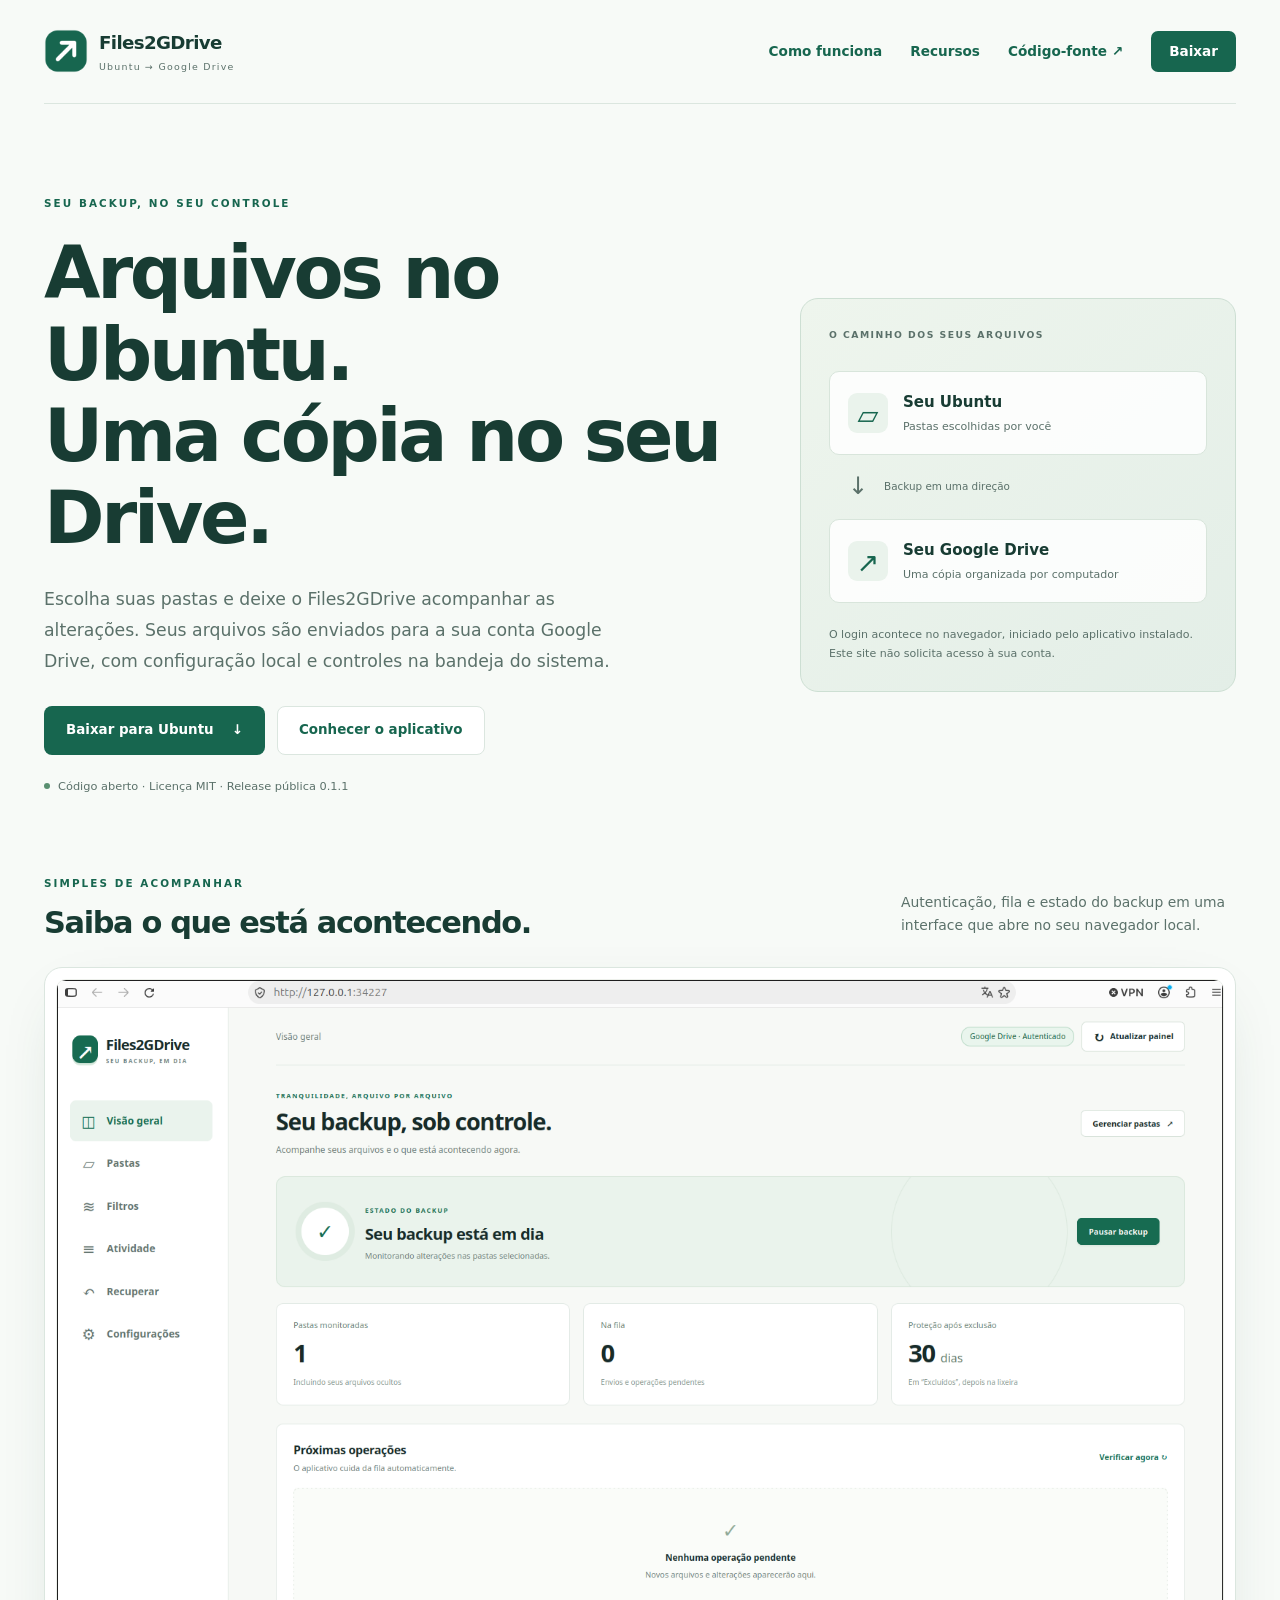
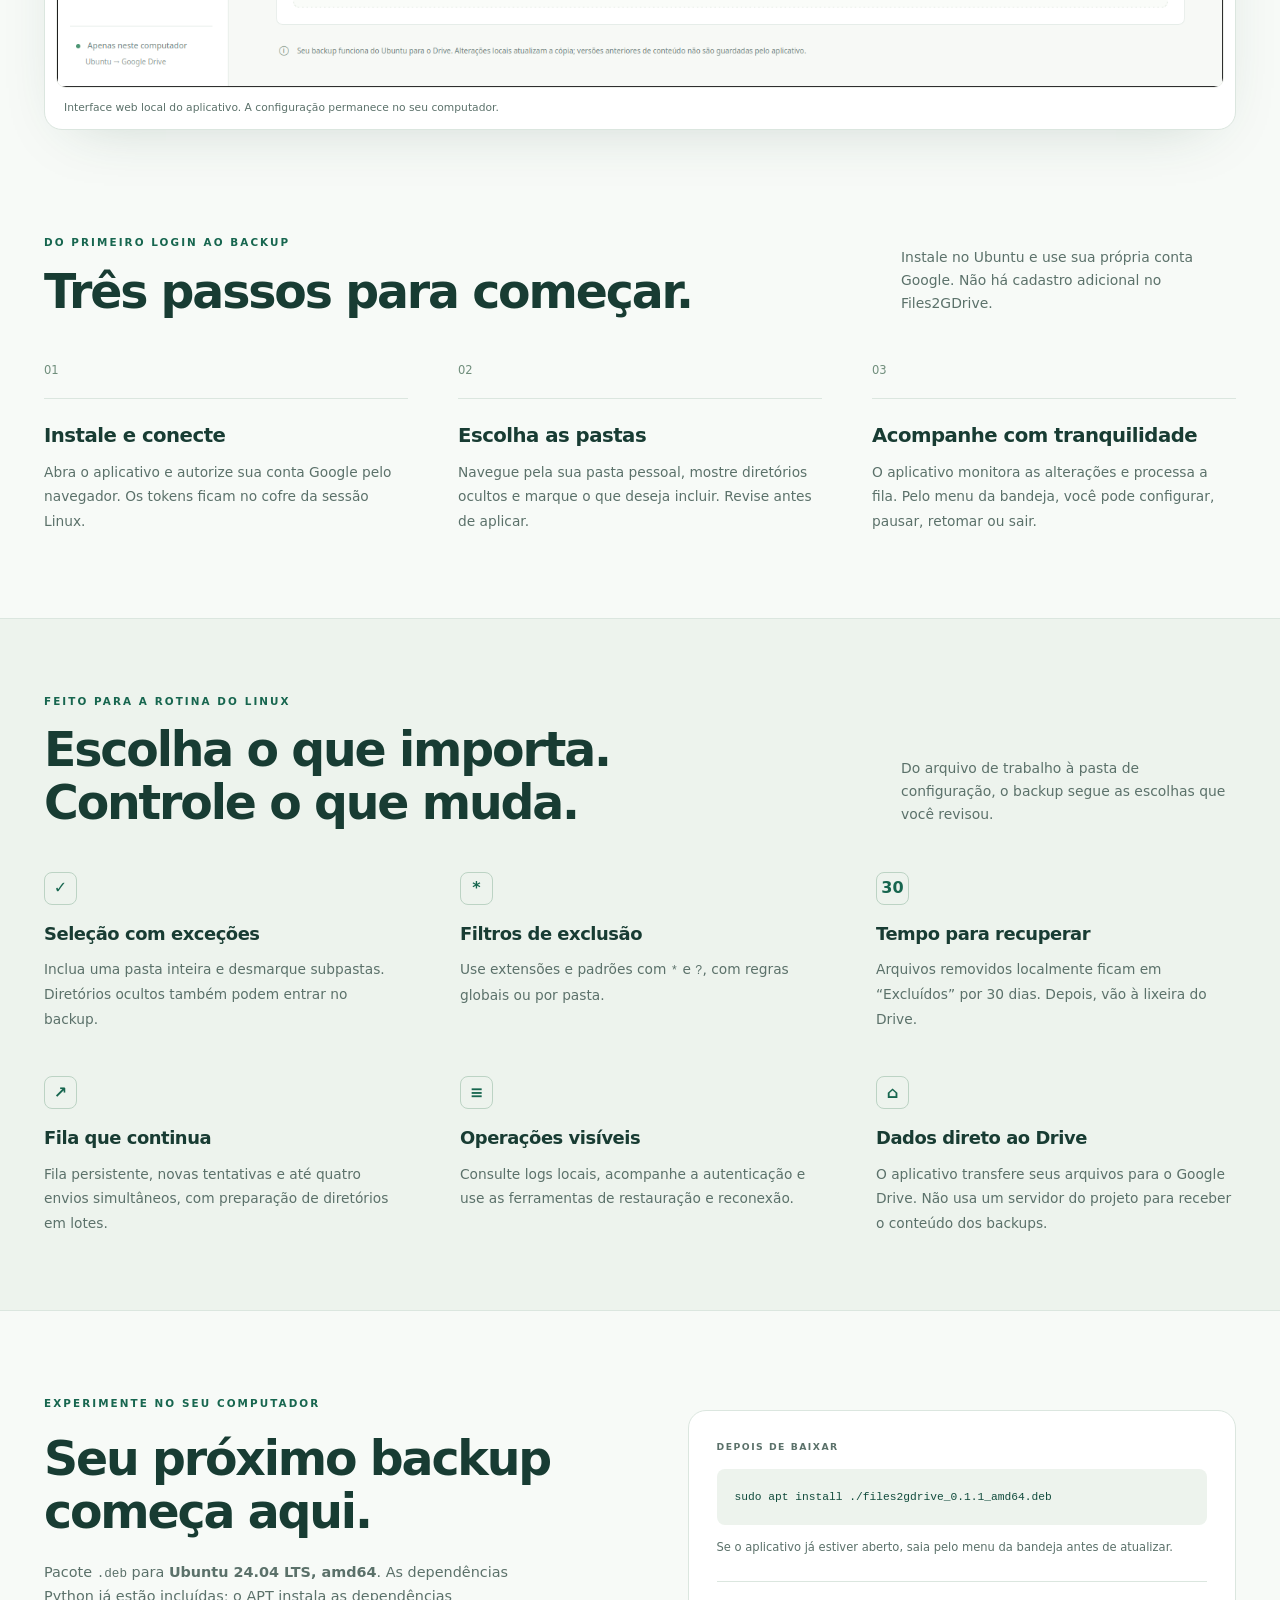
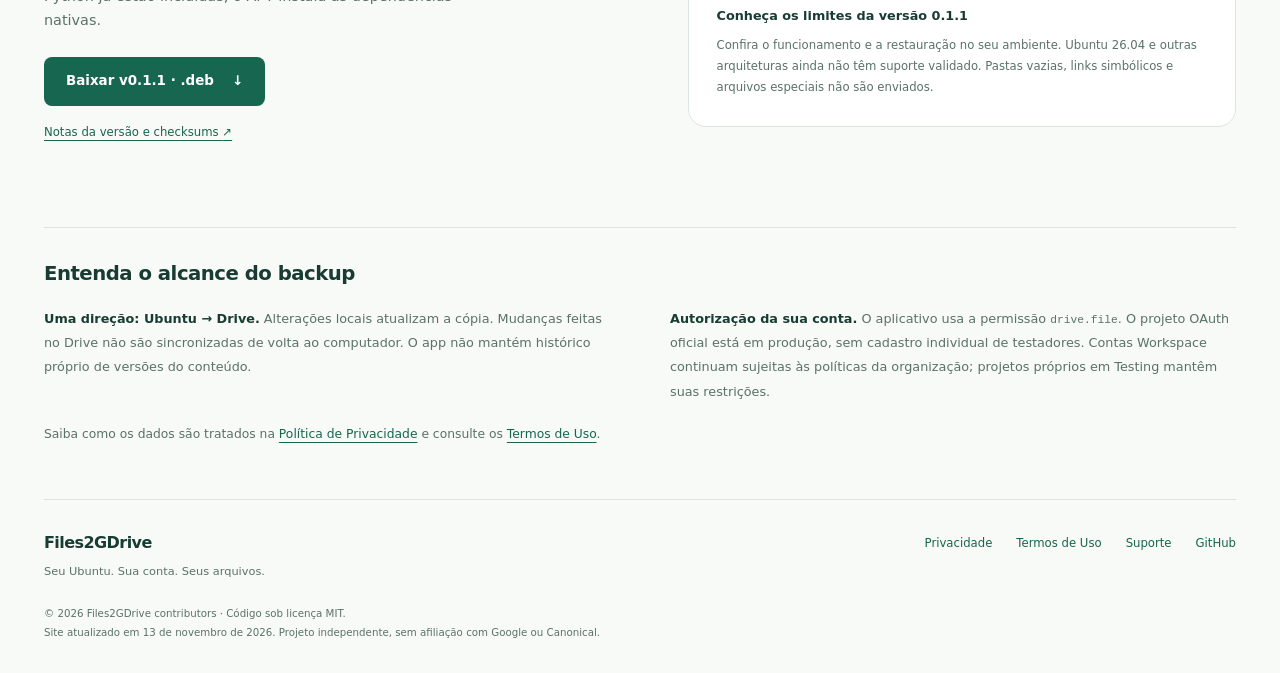
<file: docs/index.html>
<!doctype html>
<html lang="pt-BR">
<head>
  <meta charset="utf-8">
  <meta name="viewport" content="width=device-width, initial-scale=1">
  <meta name="theme-color" content="#17664f">
  <meta name="description" content="Files2GDrive faz backup contínuo dos seus arquivos do Ubuntu para sua conta Google Drive. Código aberto, configuração local e controle na bandeja.">
  <title>Files2GDrive — Seus arquivos, uma cópia no Drive</title>
  <link rel="icon" href="images/files2gdrive-logo-120.png" type="image/png">
  <link rel="stylesheet" href="site.css">
<script defer src="analytics.js"></script>
</head>
<body>
  <a class="skip-link" href="#conteudo">Pular para o conteúdo</a>
  <header class="site-header container">
    <a class="brand" href="./" aria-label="Files2GDrive, início"><img src="images/files2gdrive-logo-120.png" alt="" width="44" height="44"><span>Files2GDrive<small>Ubuntu → Google Drive</small></span></a>
    <nav class="site-nav" aria-label="Navegação principal"><a href="#como-funciona">Como funciona</a><a href="#recursos">Recursos</a><a href="https://github.com/eduardoellery/Files2GDrive">Código-fonte <span aria-hidden="true">↗</span></a><a class="nav-download" href="#download">Baixar</a></nav>
  </header>
  <main id="conteudo">
    <section class="hero container" aria-labelledby="hero-title">
      <div class="hero-copy">
        <p class="eyebrow">SEU BACKUP, NO SEU CONTROLE</p>
        <h1 id="hero-title">Arquivos no Ubuntu.<br>Uma cópia no seu Drive.</h1>
        <p class="hero-description">Escolha suas pastas e deixe o Files2GDrive acompanhar as alterações. Seus arquivos são enviados para a sua conta Google Drive, com configuração local e controles na bandeja do sistema.</p>
        <div class="hero-actions"><a class="button primary" href="#download">Baixar para Ubuntu <span aria-hidden="true">↓</span></a><a class="button secondary" href="#como-funciona">Conhecer o aplicativo</a></div>
        <p class="release-note"><span class="status-dot" aria-hidden="true"></span> Código aberto · Licença MIT · Release pública 0.1.1</p>
      </div>
      <div class="hero-detail" aria-label="Resumo do funcionamento"><span class="detail-label">O CAMINHO DOS SEUS ARQUIVOS</span><div class="transfer-node"><span class="node-icon" aria-hidden="true">▱</span><div><strong>Seu Ubuntu</strong><small>Pastas escolhidas por você</small></div></div><div class="transfer-line"><span aria-hidden="true">↓</span><p>Backup em uma direção</p></div><div class="transfer-node"><span class="node-icon" aria-hidden="true">↗</span><div><strong>Seu Google Drive</strong><small>Uma cópia organizada por computador</small></div></div><p class="detail-foot">O login acontece no navegador, iniciado pelo aplicativo instalado. Este site não solicita acesso à sua conta.</p></div>
    </section>

    <section class="app-preview container" aria-labelledby="preview-title">
      <div class="section-heading compact"><div><p class="eyebrow">SIMPLES DE ACOMPANHAR</p><h2 id="preview-title">Saiba o que está acontecendo.</h2></div><p>Autenticação, fila e estado do backup em uma interface que abre no seu navegador local.</p></div>
      <figure class="screenshot"><img src="images/visao-geral.png" alt="Visão geral do Files2GDrive mostrando Google Drive autenticado, uma pasta monitorada e nenhuma operação pendente." width="1598" height="968" fetchpriority="high"><figcaption>Interface web local do aplicativo. A configuração permanece no seu computador.</figcaption></figure>
    </section>

    <section class="section container" id="como-funciona" aria-labelledby="how-title">
      <div class="section-heading"><div><p class="eyebrow">DO PRIMEIRO LOGIN AO BACKUP</p><h2 id="how-title">Três passos para começar.</h2></div><p>Instale no Ubuntu e use sua própria conta Google. Não há cadastro adicional no Files2GDrive.</p></div>
      <ol class="steps"><li><span class="step-number">01</span><h3>Instale e conecte</h3><p>Abra o aplicativo e autorize sua conta Google pelo navegador. Os tokens ficam no cofre da sessão Linux.</p></li><li><span class="step-number">02</span><h3>Escolha as pastas</h3><p>Navegue pela sua pasta pessoal, mostre diretórios ocultos e marque o que deseja incluir. Revise antes de aplicar.</p></li><li><span class="step-number">03</span><h3>Acompanhe com tranquilidade</h3><p>O aplicativo monitora as alterações e processa a fila. Pelo menu da bandeja, você pode configurar, pausar, retomar ou sair.</p></li></ol>
    </section>

    <section class="feature-section" id="recursos" aria-labelledby="features-title"><div class="container">
      <div class="section-heading"><div><p class="eyebrow">FEITO PARA A ROTINA DO LINUX</p><h2 id="features-title">Escolha o que importa.<br>Controle o que muda.</h2></div><p>Do arquivo de trabalho à pasta de configuração, o backup segue as escolhas que você revisou.</p></div>
      <div class="feature-grid"><article><span class="feature-mark" aria-hidden="true">✓</span><h3>Seleção com exceções</h3><p>Inclua uma pasta inteira e desmarque subpastas. Diretórios ocultos também podem entrar no backup.</p></article><article><span class="feature-mark" aria-hidden="true">*</span><h3>Filtros de exclusão</h3><p>Use extensões e padrões com <code>*</code> e <code>?</code>, com regras globais ou por pasta.</p></article><article><span class="feature-mark" aria-hidden="true">30</span><h3>Tempo para recuperar</h3><p>Arquivos removidos localmente ficam em “Excluídos” por 30 dias. Depois, vão à lixeira do Drive.</p></article><article><span class="feature-mark" aria-hidden="true">↗</span><h3>Fila que continua</h3><p>Fila persistente, novas tentativas e até quatro envios simultâneos, com preparação de diretórios em lotes.</p></article><article><span class="feature-mark" aria-hidden="true">≡</span><h3>Operações visíveis</h3><p>Consulte logs locais, acompanhe a autenticação e use as ferramentas de restauração e reconexão.</p></article><article><span class="feature-mark" aria-hidden="true">⌂</span><h3>Dados direto ao Drive</h3><p>O aplicativo transfere seus arquivos para o Google Drive. Não usa um servidor do projeto para receber o conteúdo dos backups.</p></article></div>
    </div></section>

    <section class="section container download-section" id="download" aria-labelledby="download-title"><div class="download-copy"><p class="eyebrow">EXPERIMENTE NO SEU COMPUTADOR</p><h2 id="download-title">Seu próximo backup<br>começa aqui.</h2><p>Pacote <code>.deb</code> para <strong>Ubuntu 24.04 LTS, amd64</strong>. As dependências Python já estão incluídas; o APT instala as dependências nativas.</p><a class="button primary" data-download href="https://github.com/eduardoellery/Files2GDrive/releases/download/v0.1.1/files2gdrive_0.1.1_amd64.deb">Baixar v0.1.1 · .deb <span aria-hidden="true">↓</span></a><a class="text-link" href="https://github.com/eduardoellery/Files2GDrive/releases/tag/v0.1.1">Notas da versão e checksums <span aria-hidden="true">↗</span></a></div><div class="install-panel"><span class="detail-label">DEPOIS DE BAIXAR</span><pre><code>sudo apt install ./files2gdrive_0.1.1_amd64.deb</code></pre><p>Se o aplicativo já estiver aberto, saia pelo menu da bandeja antes de atualizar.</p><div class="notice"><strong>Conheça os limites da versão 0.1.1</strong><p>Confira o funcionamento e a restauração no seu ambiente. Ubuntu 26.04 e outras arquiteturas ainda não têm suporte validado. Pastas vazias, links simbólicos e arquivos especiais não são enviados.</p></div></div></section>

    <section class="scope-section container" aria-labelledby="scope-title"><h2 id="scope-title">Entenda o alcance do backup</h2><div class="scope-columns"><p><strong>Uma direção: Ubuntu → Drive.</strong> Alterações locais atualizam a cópia. Mudanças feitas no Drive não são sincronizadas de volta ao computador. O app não mantém histórico próprio de versões do conteúdo.</p><p><strong>Autorização da sua conta.</strong> O aplicativo usa a permissão <code>drive.file</code>. O projeto OAuth oficial está em produção, sem cadastro individual de testadores. Contas Workspace continuam sujeitas às políticas da organização; projetos próprios em Testing mantêm suas restrições.</p></div><p class="scope-links">Saiba como os dados são tratados na <a href="privacidade/">Política de Privacidade</a> e consulte os <a href="termos/">Termos de Uso</a>.</p></section>
  </main>
  <footer class="site-footer container"><div class="footer-brand"><strong>Files2GDrive</strong><p>Seu Ubuntu. Sua conta. Seus arquivos.</p></div><nav class="footer-links" aria-label="Links institucionais"><a href="privacidade/">Privacidade</a><a href="termos/">Termos de Uso</a><a href="https://github.com/eduardoellery/Files2GDrive/issues">Suporte</a><a href="https://github.com/eduardoellery/Files2GDrive">GitHub</a></nav><p class="footer-note">© 2026 Files2GDrive contributors · Código sob licença MIT.<br>Site atualizado em 13 de novembro de 2026. Projeto independente, sem afiliação com Google ou Canonical.</p></footer>
</body>
</html>
</file>
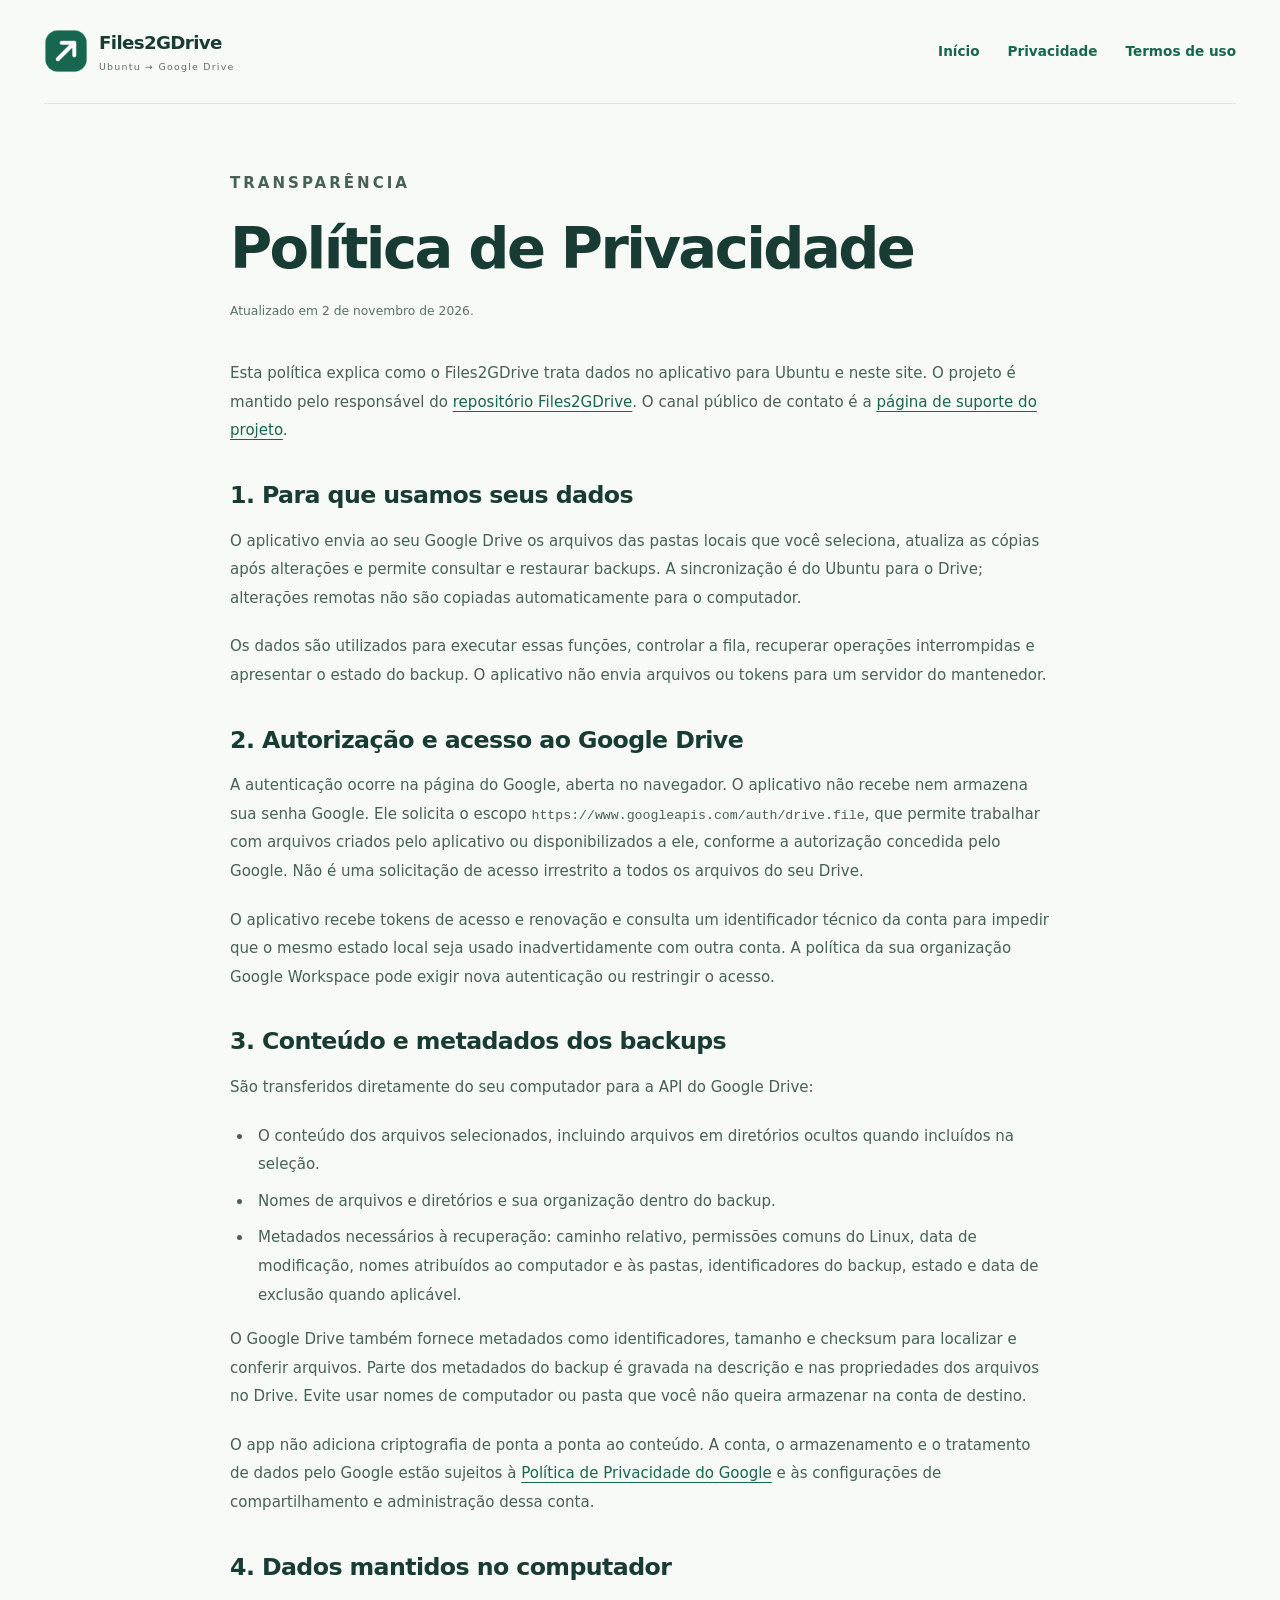
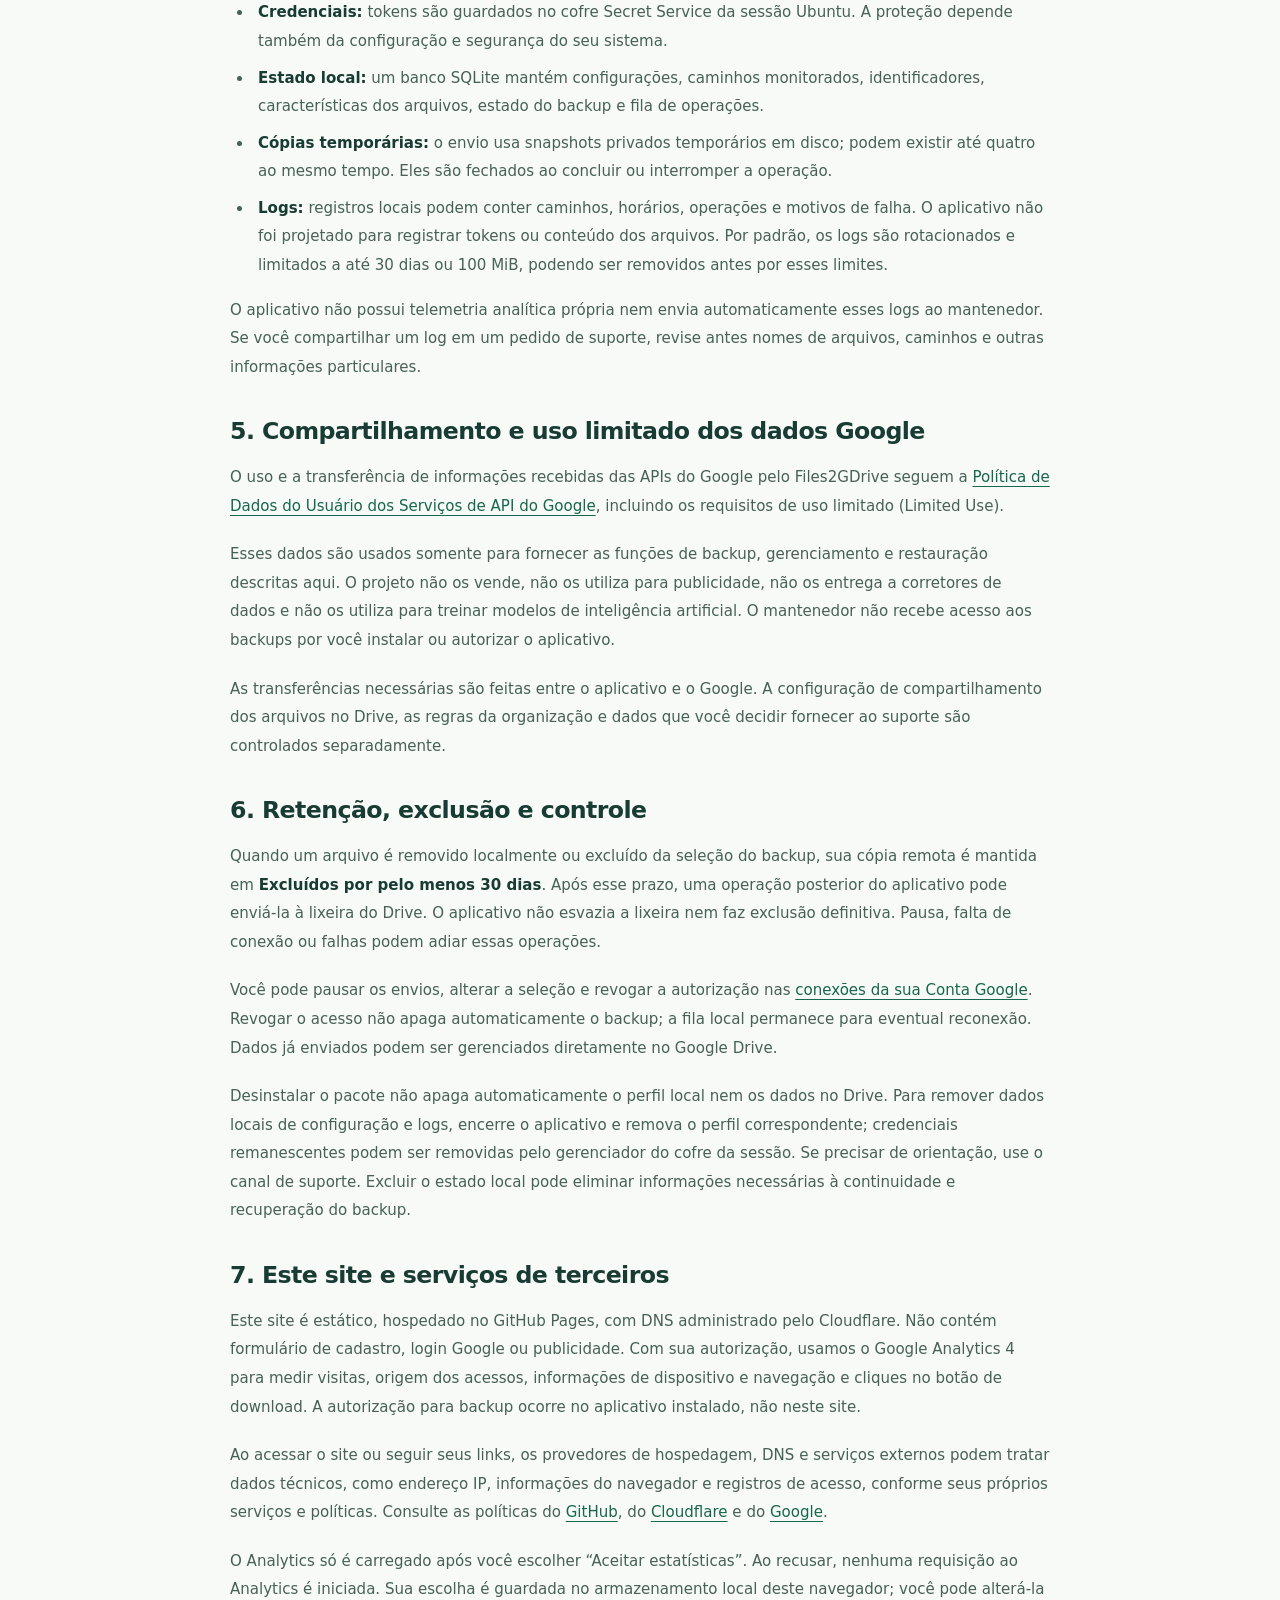
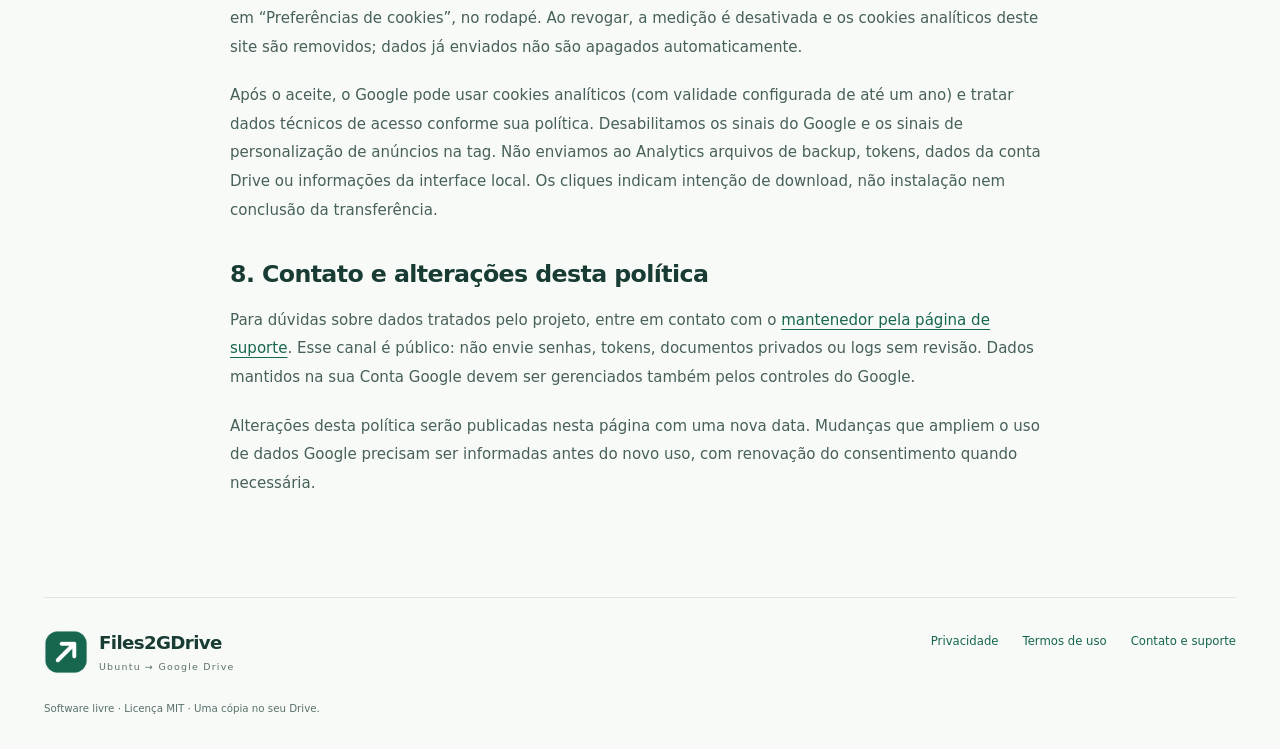
<file: docs/privacidade/index.html>
<!doctype html>
<html lang="pt-BR">
<head>
<meta charset="utf-8"><meta name="viewport" content="width=device-width,initial-scale=1">
<meta name="color-scheme" content="light">
<title>Política de Privacidade — Files2GDrive</title>
<meta name="description" content="Como o Files2GDrive acessa, usa, armazena e compartilha dados do backup e da autorização Google.">
<link rel="canonical" href="https://files2gdrive.erservices.top/privacidade/">
<link rel="icon" href="../images/files2gdrive-logo-120.png" type="image/png">
<link rel="stylesheet" href="../site.css">
<script defer src="../analytics.js"></script>
</head>
<body>
<a class="skip-link" href="#conteudo">Ir para o conteúdo</a>
<header class="site-header container">
<a class="brand" href="../"><img src="../images/files2gdrive-logo-120.png" alt="" width="40" height="40"><span>Files2GDrive<small>Ubuntu → Google Drive</small></span></a>
<nav class="site-nav" aria-label="Navegação principal"><a href="../">Início</a><a href="../privacidade/">Privacidade</a><a href="../termos/">Termos de uso</a></nav>
</header>
<main id="conteudo" class="container prose"><article>
<p class="eyebrow">TRANSPARÊNCIA</p><h1>Política de Privacidade</h1>
<p class="updated">Atualizado em <time datetime="2026-11-02">2 de novembro de 2026</time>.</p>

<p>Esta política explica como o Files2GDrive trata dados no aplicativo para Ubuntu e neste site. O projeto é mantido pelo responsável do <a href="https://github.com/eduardoellery/Files2GDrive">repositório Files2GDrive</a>. O canal público de contato é a <a href="https://github.com/eduardoellery/Files2GDrive/issues">página de suporte do projeto</a>.</p>
<h2>1. Para que usamos seus dados</h2>
<p>O aplicativo envia ao seu Google Drive os arquivos das pastas locais que você seleciona, atualiza as cópias após alterações e permite consultar e restaurar backups. A sincronização é do Ubuntu para o Drive; alterações remotas não são copiadas automaticamente para o computador.</p>
<p>Os dados são utilizados para executar essas funções, controlar a fila, recuperar operações interrompidas e apresentar o estado do backup. O aplicativo não envia arquivos ou tokens para um servidor do mantenedor.</p>
<h2>2. Autorização e acesso ao Google Drive</h2>
<p>A autenticação ocorre na página do Google, aberta no navegador. O aplicativo não recebe nem armazena sua senha Google. Ele solicita o escopo <code>https://www.googleapis.com/auth/drive.file</code>, que permite trabalhar com arquivos criados pelo aplicativo ou disponibilizados a ele, conforme a autorização concedida pelo Google. Não é uma solicitação de acesso irrestrito a todos os arquivos do seu Drive.</p>
<p>O aplicativo recebe tokens de acesso e renovação e consulta um identificador técnico da conta para impedir que o mesmo estado local seja usado inadvertidamente com outra conta. A política da sua organização Google Workspace pode exigir nova autenticação ou restringir o acesso.</p>
<h2>3. Conteúdo e metadados dos backups</h2>
<p>São transferidos diretamente do seu computador para a API do Google Drive:</p>
<ul><li>O conteúdo dos arquivos selecionados, incluindo arquivos em diretórios ocultos quando incluídos na seleção.</li><li>Nomes de arquivos e diretórios e sua organização dentro do backup.</li><li>Metadados necessários à recuperação: caminho relativo, permissões comuns do Linux, data de modificação, nomes atribuídos ao computador e às pastas, identificadores do backup, estado e data de exclusão quando aplicável.</li></ul>
<p>O Google Drive também fornece metadados como identificadores, tamanho e checksum para localizar e conferir arquivos. Parte dos metadados do backup é gravada na descrição e nas propriedades dos arquivos no Drive. Evite usar nomes de computador ou pasta que você não queira armazenar na conta de destino.</p>
<p>O app não adiciona criptografia de ponta a ponta ao conteúdo. A conta, o armazenamento e o tratamento de dados pelo Google estão sujeitos à <a href="https://policies.google.com/privacy">Política de Privacidade do Google</a> e às configurações de compartilhamento e administração dessa conta.</p>
<h2>4. Dados mantidos no computador</h2>
<ul><li><strong>Credenciais:</strong> tokens são guardados no cofre Secret Service da sessão Ubuntu. A proteção depende também da configuração e segurança do seu sistema.</li><li><strong>Estado local:</strong> um banco SQLite mantém configurações, caminhos monitorados, identificadores, características dos arquivos, estado do backup e fila de operações.</li><li><strong>Cópias temporárias:</strong> o envio usa snapshots privados temporários em disco; podem existir até quatro ao mesmo tempo. Eles são fechados ao concluir ou interromper a operação.</li><li><strong>Logs:</strong> registros locais podem conter caminhos, horários, operações e motivos de falha. O aplicativo não foi projetado para registrar tokens ou conteúdo dos arquivos. Por padrão, os logs são rotacionados e limitados a até 30 dias ou 100 MiB, podendo ser removidos antes por esses limites.</li></ul>
<p>O aplicativo não possui telemetria analítica própria nem envia automaticamente esses logs ao mantenedor. Se você compartilhar um log em um pedido de suporte, revise antes nomes de arquivos, caminhos e outras informações particulares.</p>
<h2>5. Compartilhamento e uso limitado dos dados Google</h2>
<p>O uso e a transferência de informações recebidas das APIs do Google pelo Files2GDrive seguem a <a href="https://developers.google.com/terms/api-services-user-data-policy">Política de Dados do Usuário dos Serviços de API do Google</a>, incluindo os requisitos de uso limitado (<em>Limited Use</em>).</p>
<p>Esses dados são usados somente para fornecer as funções de backup, gerenciamento e restauração descritas aqui. O projeto não os vende, não os utiliza para publicidade, não os entrega a corretores de dados e não os utiliza para treinar modelos de inteligência artificial. O mantenedor não recebe acesso aos backups por você instalar ou autorizar o aplicativo.</p>
<p>As transferências necessárias são feitas entre o aplicativo e o Google. A configuração de compartilhamento dos arquivos no Drive, as regras da organização e dados que você decidir fornecer ao suporte são controlados separadamente.</p>
<h2>6. Retenção, exclusão e controle</h2>
<p>Quando um arquivo é removido localmente ou excluído da seleção do backup, sua cópia remota é mantida em <strong>Excluídos por pelo menos 30 dias</strong>. Após esse prazo, uma operação posterior do aplicativo pode enviá-la à lixeira do Drive. O aplicativo não esvazia a lixeira nem faz exclusão definitiva. Pausa, falta de conexão ou falhas podem adiar essas operações.</p>
<p>Você pode pausar os envios, alterar a seleção e revogar a autorização nas <a href="https://myaccount.google.com/connections">conexões da sua Conta Google</a>. Revogar o acesso não apaga automaticamente o backup; a fila local permanece para eventual reconexão. Dados já enviados podem ser gerenciados diretamente no Google Drive.</p>
<p>Desinstalar o pacote não apaga automaticamente o perfil local nem os dados no Drive. Para remover dados locais de configuração e logs, encerre o aplicativo e remova o perfil correspondente; credenciais remanescentes podem ser removidas pelo gerenciador do cofre da sessão. Se precisar de orientação, use o canal de suporte. Excluir o estado local pode eliminar informações necessárias à continuidade e recuperação do backup.</p>
<h2>7. Este site e serviços de terceiros</h2>
<p>Este site é estático, hospedado no GitHub Pages, com DNS administrado pelo Cloudflare. Não contém formulário de cadastro, login Google ou publicidade. Com sua autorização, usamos o Google Analytics 4 para medir visitas, origem dos acessos, informações de dispositivo e navegação e cliques no botão de download. A autorização para backup ocorre no aplicativo instalado, não neste site.</p>
<p>Ao acessar o site ou seguir seus links, os provedores de hospedagem, DNS e serviços externos podem tratar dados técnicos, como endereço IP, informações do navegador e registros de acesso, conforme seus próprios serviços e políticas. Consulte as políticas do <a href="https://docs.github.com/en/site-policy/privacy-policies/github-general-privacy-statement">GitHub</a>, do <a href="https://www.cloudflare.com/privacypolicy/">Cloudflare</a> e do <a href="https://policies.google.com/privacy">Google</a>.</p>
<p>O Analytics só é carregado após você escolher “Aceitar estatísticas”. Ao recusar, nenhuma requisição ao Analytics é iniciada. Sua escolha é guardada no armazenamento local deste navegador; você pode alterá-la em “Preferências de cookies”, no rodapé. Ao revogar, a medição é desativada e os cookies analíticos deste site são removidos; dados já enviados não são apagados automaticamente.</p>
<p>Após o aceite, o Google pode usar cookies analíticos (com validade configurada de até um ano) e tratar dados técnicos de acesso conforme sua política. Desabilitamos os sinais do Google e os sinais de personalização de anúncios na tag. Não enviamos ao Analytics arquivos de backup, tokens, dados da conta Drive ou informações da interface local. Os cliques indicam intenção de download, não instalação nem conclusão da transferência.</p>
<h2>8. Contato e alterações desta política</h2>
<p>Para dúvidas sobre dados tratados pelo projeto, entre em contato com o <a href="https://github.com/eduardoellery/Files2GDrive/issues">mantenedor pela página de suporte</a>. Esse canal é público: não envie senhas, tokens, documentos privados ou logs sem revisão. Dados mantidos na sua Conta Google devem ser gerenciados também pelos controles do Google.</p>
<p>Alterações desta política serão publicadas nesta página com uma nova data. Mudanças que ampliem o uso de dados Google precisam ser informadas antes do novo uso, com renovação do consentimento quando necessária.</p>

</article></main>
<footer class="site-footer container"><div class="footer-brand"><a class="brand" href="../"><img src="../images/files2gdrive-logo-120.png" width="34" height="34" alt=""><span>Files2GDrive<small>Ubuntu → Google Drive</small></span></a></div><nav class="footer-links" aria-label="Informações do projeto"><a href="../privacidade/">Privacidade</a><a href="../termos/">Termos de uso</a><a href="https://github.com/eduardoellery/Files2GDrive/issues">Contato e suporte</a></nav><p class="footer-note">Software livre · Licença MIT · Uma cópia no seu Drive.</p></footer>
</body></html>
</file>
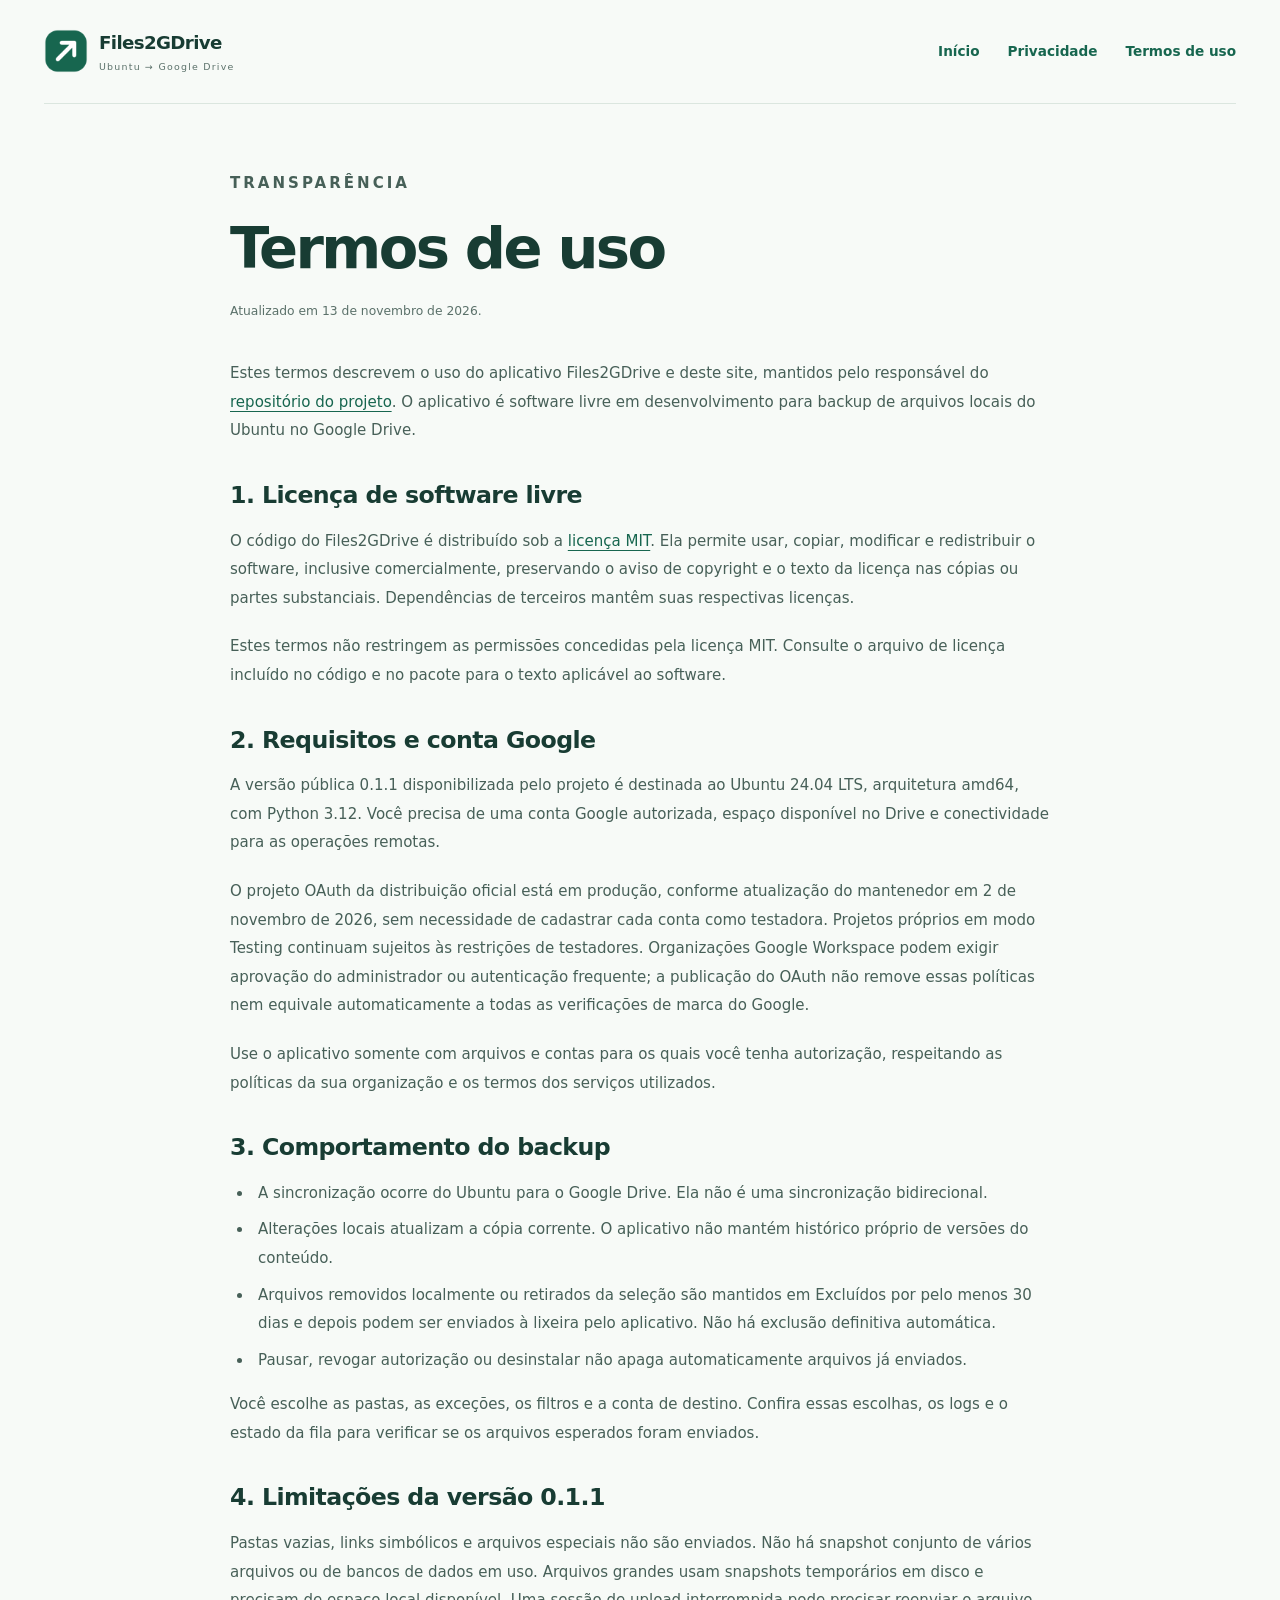
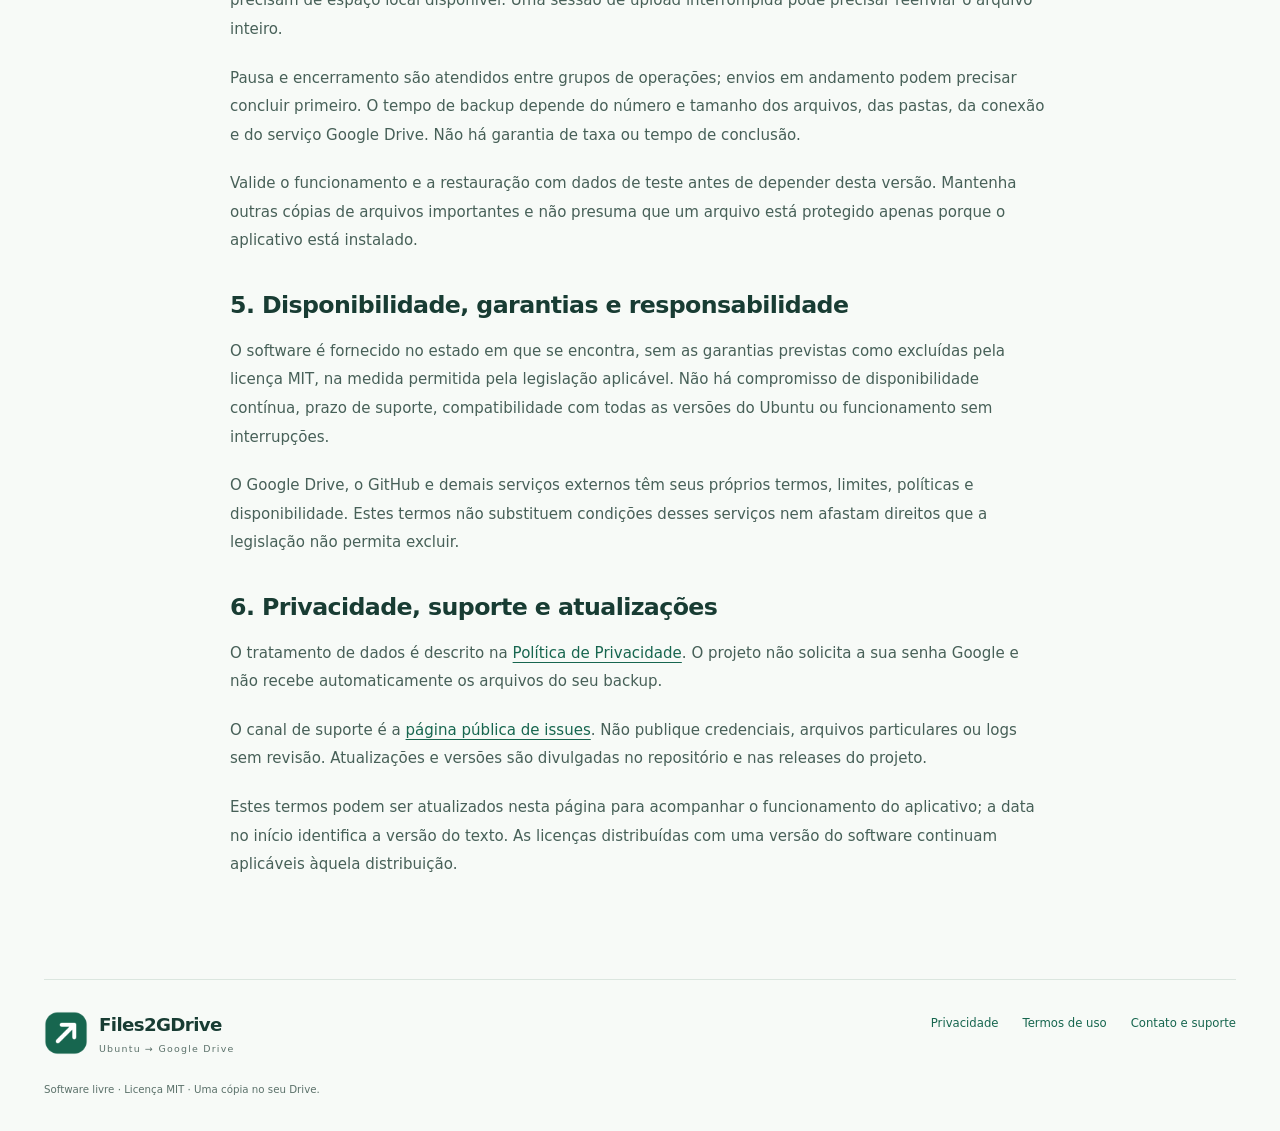
<file: docs/termos/index.html>
<!doctype html>
<html lang="pt-BR">
<head>
<meta charset="utf-8"><meta name="viewport" content="width=device-width,initial-scale=1">
<meta name="color-scheme" content="light">
<title>Termos de uso — Files2GDrive</title>
<meta name="description" content="Condições de uso, licença MIT e limites da versão pública 0.1.1 do Files2GDrive.">
<link rel="canonical" href="https://files2gdrive.erservices.top/termos/">
<link rel="icon" href="../images/files2gdrive-logo-120.png" type="image/png">
<link rel="stylesheet" href="../site.css">
<script defer src="../analytics.js"></script>
</head>
<body>
<a class="skip-link" href="#conteudo">Ir para o conteúdo</a>
<header class="site-header container">
<a class="brand" href="../"><img src="../images/files2gdrive-logo-120.png" alt="" width="40" height="40"><span>Files2GDrive<small>Ubuntu → Google Drive</small></span></a>
<nav class="site-nav" aria-label="Navegação principal"><a href="../">Início</a><a href="../privacidade/">Privacidade</a><a href="../termos/">Termos de uso</a></nav>
</header>
<main id="conteudo" class="container prose"><article>
<p class="eyebrow">TRANSPARÊNCIA</p><h1>Termos de uso</h1>
<p class="updated">Atualizado em <time datetime="2026-11-13">13 de novembro de 2026</time>.</p>

<p>Estes termos descrevem o uso do aplicativo Files2GDrive e deste site, mantidos pelo responsável do <a href="https://github.com/eduardoellery/Files2GDrive">repositório do projeto</a>. O aplicativo é software livre em desenvolvimento para backup de arquivos locais do Ubuntu no Google Drive.</p>
<h2>1. Licença de software livre</h2>
<p>O código do Files2GDrive é distribuído sob a <a href="https://github.com/eduardoellery/Files2GDrive/blob/main/LICENSE">licença MIT</a>. Ela permite usar, copiar, modificar e redistribuir o software, inclusive comercialmente, preservando o aviso de copyright e o texto da licença nas cópias ou partes substanciais. Dependências de terceiros mantêm suas respectivas licenças.</p>
<p>Estes termos não restringem as permissões concedidas pela licença MIT. Consulte o arquivo de licença incluído no código e no pacote para o texto aplicável ao software.</p>
<h2>2. Requisitos e conta Google</h2>
<p>A versão pública 0.1.1 disponibilizada pelo projeto é destinada ao Ubuntu 24.04 LTS, arquitetura amd64, com Python 3.12. Você precisa de uma conta Google autorizada, espaço disponível no Drive e conectividade para as operações remotas.</p>
<p>O projeto OAuth da distribuição oficial está em produção, conforme atualização do mantenedor em 2 de novembro de 2026, sem necessidade de cadastrar cada conta como testadora. Projetos próprios em modo Testing continuam sujeitos às restrições de testadores. Organizações Google Workspace podem exigir aprovação do administrador ou autenticação frequente; a publicação do OAuth não remove essas políticas nem equivale automaticamente a todas as verificações de marca do Google.</p>
<p>Use o aplicativo somente com arquivos e contas para os quais você tenha autorização, respeitando as políticas da sua organização e os termos dos serviços utilizados.</p>
<h2>3. Comportamento do backup</h2>
<ul><li>A sincronização ocorre do Ubuntu para o Google Drive. Ela não é uma sincronização bidirecional.</li><li>Alterações locais atualizam a cópia corrente. O aplicativo não mantém histórico próprio de versões do conteúdo.</li><li>Arquivos removidos localmente ou retirados da seleção são mantidos em Excluídos por pelo menos 30 dias e depois podem ser enviados à lixeira pelo aplicativo. Não há exclusão definitiva automática.</li><li>Pausar, revogar autorização ou desinstalar não apaga automaticamente arquivos já enviados.</li></ul>
<p>Você escolhe as pastas, as exceções, os filtros e a conta de destino. Confira essas escolhas, os logs e o estado da fila para verificar se os arquivos esperados foram enviados.</p>
<h2>4. Limitações da versão 0.1.1</h2>
<p>Pastas vazias, links simbólicos e arquivos especiais não são enviados. Não há snapshot conjunto de vários arquivos ou de bancos de dados em uso. Arquivos grandes usam snapshots temporários em disco e precisam de espaço local disponível. Uma sessão de upload interrompida pode precisar reenviar o arquivo inteiro.</p>
<p>Pausa e encerramento são atendidos entre grupos de operações; envios em andamento podem precisar concluir primeiro. O tempo de backup depende do número e tamanho dos arquivos, das pastas, da conexão e do serviço Google Drive. Não há garantia de taxa ou tempo de conclusão.</p>
<p>Valide o funcionamento e a restauração com dados de teste antes de depender desta versão. Mantenha outras cópias de arquivos importantes e não presuma que um arquivo está protegido apenas porque o aplicativo está instalado.</p>
<h2>5. Disponibilidade, garantias e responsabilidade</h2>
<p>O software é fornecido no estado em que se encontra, sem as garantias previstas como excluídas pela licença MIT, na medida permitida pela legislação aplicável. Não há compromisso de disponibilidade contínua, prazo de suporte, compatibilidade com todas as versões do Ubuntu ou funcionamento sem interrupções.</p>
<p>O Google Drive, o GitHub e demais serviços externos têm seus próprios termos, limites, políticas e disponibilidade. Estes termos não substituem condições desses serviços nem afastam direitos que a legislação não permita excluir.</p>
<h2>6. Privacidade, suporte e atualizações</h2>
<p>O tratamento de dados é descrito na <a href="../privacidade/">Política de Privacidade</a>. O projeto não solicita a sua senha Google e não recebe automaticamente os arquivos do seu backup.</p>
<p>O canal de suporte é a <a href="https://github.com/eduardoellery/Files2GDrive/issues">página pública de issues</a>. Não publique credenciais, arquivos particulares ou logs sem revisão. Atualizações e versões são divulgadas no repositório e nas releases do projeto.</p>
<p>Estes termos podem ser atualizados nesta página para acompanhar o funcionamento do aplicativo; a data no início identifica a versão do texto. As licenças distribuídas com uma versão do software continuam aplicáveis àquela distribuição.</p>

</article></main>
<footer class="site-footer container"><div class="footer-brand"><a class="brand" href="../"><img src="../images/files2gdrive-logo-120.png" width="34" height="34" alt=""><span>Files2GDrive<small>Ubuntu → Google Drive</small></span></a></div><nav class="footer-links" aria-label="Informações do projeto"><a href="../privacidade/">Privacidade</a><a href="../termos/">Termos de uso</a><a href="https://github.com/eduardoellery/Files2GDrive/issues">Contato e suporte</a></nav><p class="footer-note">Software livre · Licença MIT · Uma cópia no seu Drive.</p></footer>
</body></html>
</file>
<file: docs/site.css>
:root{--green:#17664f;--green-dark:#124c3d;--ink:#183c33;--muted:#5b716a;--paper:#f7faf7;--line:#dbe6df;--pale:#eaf3ec;--white:#fff;--radius:18px;font-family:Inter,ui-sans-serif,system-ui,-apple-system,BlinkMacSystemFont,"Segoe UI",sans-serif;color:var(--ink);background:var(--paper);font-synthesis:none}*{box-sizing:border-box}html{scroll-behavior:smooth;scroll-padding-top:24px}body{margin:0;font-size:16px;line-height:1.65}a{color:var(--green);text-decoration-thickness:1px;text-underline-offset:4px}a:hover{color:var(--green-dark)}a:focus-visible,button:focus-visible{outline:3px solid #d3a62c;outline-offset:5px}img{max-width:100%;height:auto}h1,h2,h3,p,figure{margin-top:0}h1,h2,h3{line-height:1.12;letter-spacing:-.045em}h1{font-size:clamp(2.7rem,5.7vw,5rem);font-weight:680;margin-bottom:25px}h2{font-size:clamp(2rem,3.7vw,3.2rem);font-weight:650;margin-bottom:0}h3{font-size:1.23rem;letter-spacing:-.025em;margin-bottom:13px}p{margin-bottom:20px}code{font-family:ui-monospace,SFMono-Regular,Consolas,monospace;font-size:.88em;overflow-wrap:anywhere}.container{width:min(1192px,calc(100% - 80px));margin-inline:auto}.skip-link{position:absolute;top:-100px;left:20px;padding:12px;background:white;z-index:10}.skip-link:focus{top:12px}.site-header{display:flex;justify-content:space-between;align-items:center;gap:30px;padding-block:28px;border-bottom:1px solid var(--line)}.brand{display:flex;align-items:center;gap:11px;text-decoration:none;color:var(--ink);font-weight:750;font-size:1.14rem;letter-spacing:-.035em;flex-shrink:0}.brand img{width:44px;height:44px}.brand small{display:block;font-size:.59rem;font-weight:500;letter-spacing:.13em;color:var(--muted);margin-top:1px}.site-nav{display:flex;align-items:center;gap:28px;font-size:.85rem;font-weight:550}.site-nav a{text-decoration:none}.site-nav .nav-download{padding:9px 18px;background:var(--green);color:white;border-radius:7px}.hero{display:grid;grid-template-columns:1.55fr 1fr;gap:80px;align-items:center;padding-block:91px 80px}.eyebrow{font-size:.65rem;font-weight:750;letter-spacing:.2em;color:var(--green);margin-bottom:20px}.hero-description{font-size:1.08rem;line-height:1.8;color:var(--muted);max-width:590px;margin-bottom:29px}.hero-actions{display:flex;gap:12px;flex-wrap:wrap}.button{display:inline-flex;align-items:center;justify-content:center;gap:18px;padding:14px 21px;border-radius:8px;border:1px solid transparent;text-decoration:none;font-size:.84rem;font-weight:650;line-height:1.4}.button.primary{background:var(--green);color:white}.button.primary:hover{background:var(--green-dark)}.button.secondary{border-color:var(--line);background:white}.release-note{font-size:.71rem;display:flex;gap:8px;align-items:center;color:var(--muted);margin-top:22px;margin-bottom:0}.status-dot{width:6px;height:6px;border-radius:50%;background:#598f70;display:inline-block}.hero-detail{border:1px solid #cddfd3;border-radius:var(--radius);padding:28px;background:linear-gradient(140deg,#eef5ed,#e3eee7);position:relative}.detail-label{display:block;font-size:.58rem;letter-spacing:.16em;font-weight:650;color:var(--muted);margin-bottom:29px}.transfer-node{display:flex;align-items:center;gap:15px;padding:18px;background:rgba(255,255,255,.85);border:1px solid #d8e5db;border-radius:10px}.transfer-node strong{display:block;font-size:.94rem;font-weight:650}.transfer-node small{display:block;font-size:.69rem;color:var(--muted);margin-top:3px}.node-icon{background:var(--pale);border-radius:9px;width:40px;height:40px;display:grid;place-items:center;flex-shrink:0;font-size:1.7rem;color:var(--green)}.transfer-line{display:flex;gap:16px;align-items:center;color:var(--muted);padding:12px 19px}.transfer-line span{font-size:1.5rem}.transfer-line p{font-size:.65rem;margin:0}.detail-foot{font-size:.69rem;line-height:1.7;color:var(--muted);margin:23px 0 0}.section-heading{display:flex;justify-content:space-between;gap:50px;align-items:flex-end;margin-bottom:43px}.section-heading>p{font-size:.87rem;max-width:335px;color:var(--muted);margin:0 0 3px}.section-heading .eyebrow{margin-bottom:13px}.section-heading.compact{margin-bottom:27px}.section-heading.compact h2{font-size:1.9rem}.app-preview{padding-bottom:20px}.screenshot{margin:0;background:white;padding:11px;border:1px solid var(--line);border-radius:var(--radius);box-shadow:0 18px 60px -30px #244c3c40}.screenshot img{display:block;border-radius:10px;border:1px solid #edf0eb;width:100%}.screenshot figcaption{font-size:.67rem;color:var(--muted);padding:11px 8px 2px}.section{padding-block:84px}.steps{list-style:none;display:grid;grid-template-columns:repeat(3,1fr);gap:50px;margin:0;padding:0}.step-number{display:block;font-size:.72rem;color:#708e7c;border-bottom:1px solid var(--line);padding-bottom:18px;margin-bottom:26px;font-variant-numeric:tabular-nums}.steps p,.feature-grid p{font-size:.86rem;line-height:1.8;color:var(--muted);margin:0}.feature-section{padding-block:74px;background:#edf3ed;border-block:1px solid var(--line)}.feature-grid{display:grid;grid-template-columns:repeat(3,1fr);gap:45px 56px}.feature-mark{display:flex;align-items:center;justify-content:center;width:33px;height:33px;font-size:1rem;font-weight:650;color:var(--green);border:1px solid #bcd3c4;border-radius:8px;margin-bottom:19px}.feature-grid h3{font-size:1.12rem}.download-section{display:grid;grid-template-columns:1fr 1fr;gap:95px;align-items:center}.download-copy h2{margin-bottom:23px}.download-copy>p:not(.eyebrow){font-size:.9rem;color:var(--muted);max-width:465px}.download-copy .button{margin-top:5px}.text-link{display:block;width:fit-content;font-size:.73rem;margin-top:17px}.install-panel{background:white;border:1px solid var(--line);border-radius:var(--radius);padding:28px}.install-panel .detail-label{margin-bottom:15px}.install-panel pre{white-space:pre-wrap;overflow-wrap:anywhere;background:#edf3ed;padding:17px 18px;border-radius:8px;font-size:.8rem;color:var(--green-dark);line-height:1.7}.install-panel>p{font-size:.72rem;color:var(--muted);margin-bottom:24px}.notice{border-top:1px solid var(--line);padding-top:20px}.notice strong{font-size:.8rem}.notice p{font-size:.73rem;line-height:1.8;color:var(--muted);margin:7px 0 0}.scope-section{border-top:1px solid var(--line);padding-block:35px 55px}.scope-section h2{font-size:1.23rem;letter-spacing:-.025em;margin-bottom:22px}.scope-columns{display:grid;grid-template-columns:1fr 1fr;gap:60px}.scope-columns p{font-size:.8rem;color:var(--muted);line-height:1.9}.scope-columns strong{color:var(--ink);font-weight:650}.scope-links{font-size:.77rem;color:var(--muted);margin:0}.site-footer{display:grid;grid-template-columns:1fr auto;gap:24px;border-top:1px solid var(--line);padding-block:30px 32px}.footer-brand strong{font-size:1rem;letter-spacing:-.035em}.footer-brand p{font-size:.71rem;color:var(--muted);margin:5px 0 0}.footer-links{display:flex;gap:24px;font-size:.73rem;align-items:flex-start;padding-top:4px}.footer-links a{text-decoration:none}.footer-note{grid-column:1/-1;font-size:.64rem;line-height:1.8;color:var(--muted);margin:0}.prose{max-width:820px;padding-block:65px 80px}.prose h1{font-size:clamp(2.3rem,4.5vw,3.7rem);margin-bottom:18px}.prose .updated{font-size:.77rem;color:var(--muted);margin-bottom:36px}.prose .intro{font-size:1.1rem;line-height:1.85;color:var(--muted);margin-bottom:35px}.prose h2{font-size:1.48rem;letter-spacing:-.025em;margin:35px 0 16px;line-height:1.3}.prose h3{font-size:1.05rem;line-height:1.4;margin:23px 0 10px}.prose p,.prose li{font-size:.94rem;line-height:1.9;color:#476058}.prose li{padding-left:5px;margin-bottom:8px}.prose ul,.prose ol{padding-left:23px}.prose strong{color:var(--ink)}.prose .notice{padding:19px 23px;border:1px solid var(--line);background:white;border-radius:10px;margin-block:25px}.prose .notice p{font-size:.9rem}.legal-nav{display:flex;gap:24px;flex-wrap:wrap;border-top:1px solid var(--line);margin-top:40px;padding-top:22px;font-size:.82rem}.back-link{display:inline-block;font-size:.8rem;margin-bottom:27px}.prose table{border-collapse:collapse;width:100%;font-size:.87rem;display:block;overflow-x:auto}.prose th,.prose td{text-align:left;border-bottom:1px solid var(--line);padding:12px 14px;vertical-align:top}.prose th{font-weight:650;background:var(--pale)}
@media(min-width:1600px){.container{width:min(1280px,calc(100% - 100px))}.hero{gap:110px}.hero-detail{max-width:445px;justify-self:end;width:100%}}@media(max-width:1000px){.container{width:calc(100% - 48px)}.hero{gap:35px;padding-block:66px}.hero-detail{padding:23px}.site-nav{gap:18px}.download-section{gap:45px}.feature-grid{gap:35px}.steps{gap:30px}.section-heading{gap:30px}.section-heading>p{max-width:300px}.transfer-node{padding:14px;gap:10px}.node-icon{width:34px;height:34px}}@media(max-width:760px){.site-header{align-items:flex-start;padding-block:22px;gap:19px;flex-wrap:wrap}.site-nav{justify-content:space-between;width:100%;gap:12px;font-size:.76rem}.site-nav .nav-download{padding:7px 14px}.hero{grid-template-columns:1fr;gap:35px;padding-block:49px}.hero-copy{max-width:600px}.hero-detail{max-width:none;display:block}.hero h1{font-size:clamp(2.9rem,9vw,4.3rem)}.hero-description{font-size:1rem}.section-heading{display:block;margin-bottom:30px}.section-heading>p{max-width:560px;margin-top:20px}.section-heading.compact h2{font-size:1.65rem}.steps{grid-template-columns:1fr;gap:28px}.step-number{margin-bottom:18px;padding-bottom:12px}.feature-grid{grid-template-columns:1fr 1fr;gap:35px 27px}.section{padding-block:58px}.feature-section{padding-block:53px}.download-section{grid-template-columns:1fr;gap:32px}.download-copy h2 br{display:none}.scope-columns{grid-template-columns:1fr;gap:0}.site-footer{grid-template-columns:1fr;gap:20px}.footer-links{flex-wrap:wrap;gap:15px 23px}.footer-note{grid-column:1}.prose{padding-block:43px 55px}}@media(max-width:440px){.container{width:calc(100% - 32px)}.site-nav{font-size:.69rem;gap:9px}.site-nav .nav-download{padding:6px 11px}.hero-actions{display:grid;grid-template-columns:1fr}.hero-actions .button{width:100%}.hero h1{font-size:2.75rem}.hero-detail{padding:20px}.feature-grid{grid-template-columns:1fr}.install-panel{padding:21px}.release-note{font-size:.65rem}.section-heading h2 br{display:none}.screenshot{padding:6px;border-radius:12px}.screenshot img{border-radius:7px}.screenshot figcaption{font-size:.6rem}.prose p,.prose li{font-size:.9rem}}@media(prefers-reduced-motion:reduce){html{scroll-behavior:auto}}

.analytics-consent{position:fixed;bottom:16px;left:16px;right:16px;margin:auto;max-width:760px;z-index:100;background:white;border:1px solid var(--line);border-radius:12px;padding:20px;box-shadow:0 4px 30px #244c3c40;max-height:80vh;overflow:auto}.analytics-consent[hidden]{display:none}.analytics-consent p{font-size:.88rem;margin:0 0 14px}.analytics-consent>div{display:flex;flex-wrap:wrap;gap:12px}.analytics-consent button{cursor:pointer;font-family:inherit}.analytics-settings{background:transparent;border:0;text-decoration:underline;color:var(--green);font:inherit;font-size:.78rem;cursor:pointer;justify-self:start}
</file>
